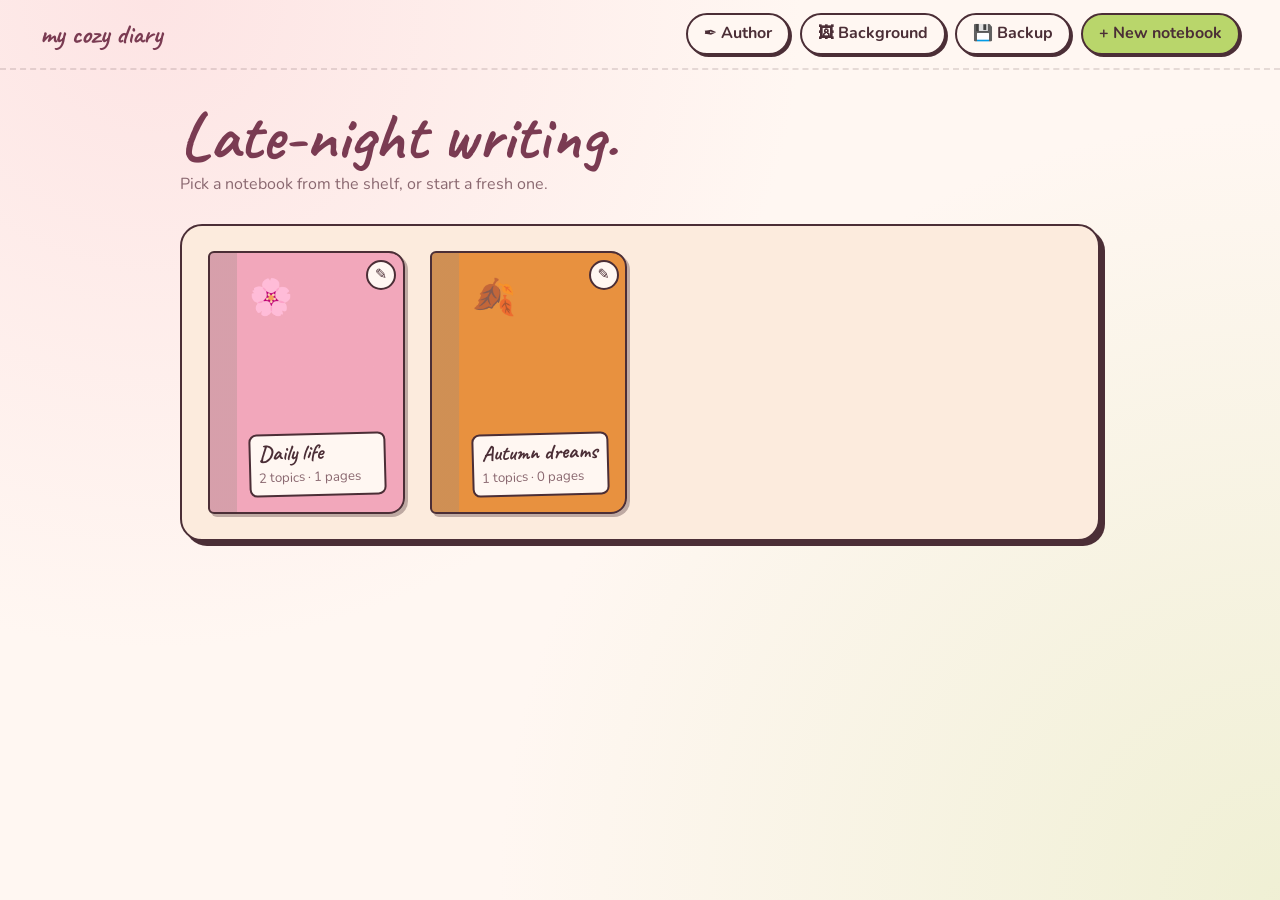
<file: index.html>
<!DOCTYPE html>
<html lang="en">
<head>
<meta charset="UTF-8">
<meta name="viewport" content="width=device-width, initial-scale=1">
<title>Halcyon-Diary</title>
<link rel="preconnect" href="https://fonts.googleapis.com">
<link href="https://fonts.googleapis.com/css2?family=Caveat:wght@500;700&family=Nunito:wght@400;600;700&display=swap" rel="stylesheet">
<link rel="stylesheet" href="art/base.css">
<link rel="stylesheet" href="art/shelf.css">
<link rel="stylesheet" href="art/background.css">
<link rel="icon" type="image/png" href="photo/one.png">
</head>
<body>
<div class="bg-layer" id="bgLayer" aria-hidden="true"></div>
<header class="top">
  <a class="brand" href="index.html">my cozy diary</a>
  <div class="actions">
    <a class="btn" href="author.html">✒ Author</a>
    <button class="btn" id="bgBtn">🖼 Background</button>
    <a class="btn" href="backup.html">💾 Backup</a>
    <button class="btn primary" id="newBook">+ New notebook</button>
  </div>
</header>
<main class="shelf-page">
  <section class="intro">
    <h1 id="hello">Good evening.</h1>
    <p>Pick a notebook from the shelf, or start a fresh one.</p>
  </section>
  <section id="shelf" class="shelf" aria-label="Notebooks"></section>
</main>
<script src="behavior/common.js"></script>
<script src="behavior/shelf.js"></script>
<script src="behavior/background.js"></script>
</body>
</html>
</file>
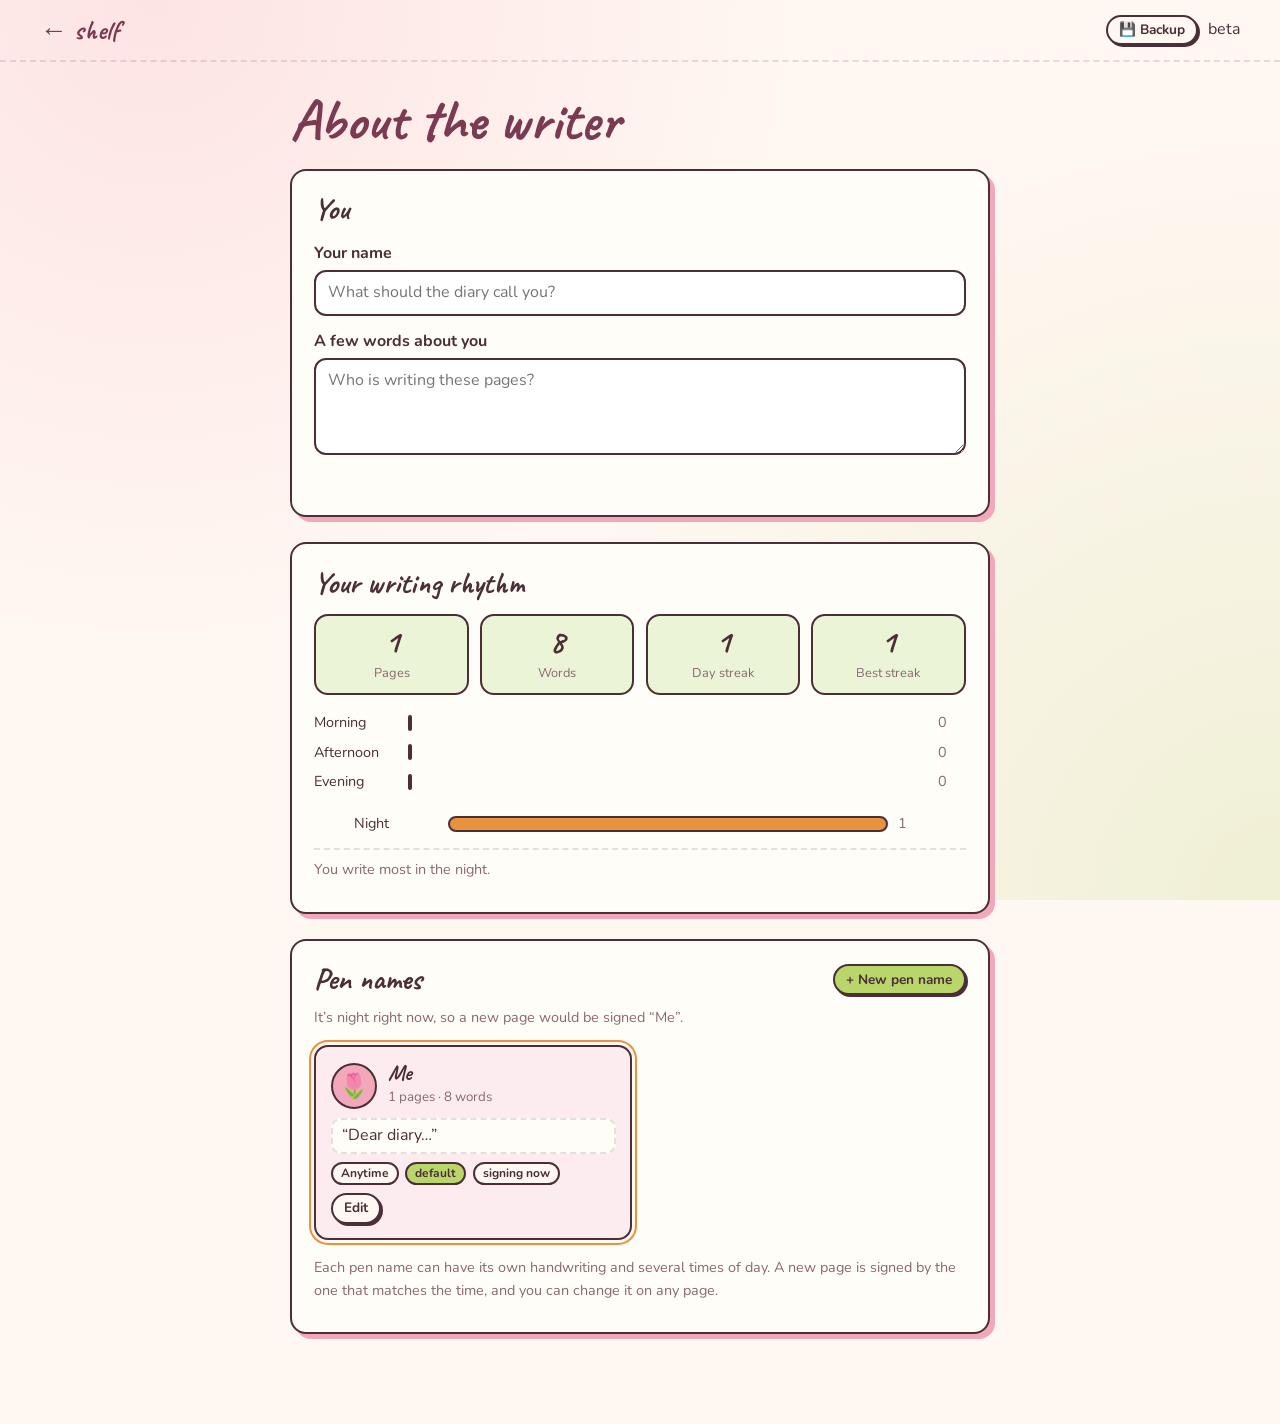
<file: author.html>
<!DOCTYPE html>
<html lang="en">
<head>
<meta charset="UTF-8">
<meta name="viewport" content="width=device-width, initial-scale=1">
<title>About the writer * Halcyon-Diary</title>
<link rel="preconnect" href="https://fonts.googleapis.com">
<link href="https://fonts.googleapis.com/css2?family=Caveat:wght@500;700&family=Dancing+Script:wght@500;700&family=Indie+Flower&family=Lora:wght@500;700&family=Nunito:wght@400;600;700&family=Patrick+Hand&family=Special+Elite&display=swap" rel="stylesheet">
<link rel="stylesheet" href="art/base.css">
<link rel="stylesheet" href="art/author.css">
<link rel="icon" type="image/png" href="photo/readings.png">
</head>
<body>
<header class="top">
  <a class="brand" href="index.html">← shelf</a>
  <div class="actions"><a class="btn small" href="backup.html">💾 Backup</a><span class="beta">beta</span></div>
</header>
<main class="page">
  <h1>About the writer</h1>

  <section class="card-box">
    <h2>You</h2>
    <label for="wName">Your name</label>
    <input type="text" id="wName" maxlength="40" placeholder="What should the diary call you?">
    <label for="wBio">A few words about you</label>
    <textarea id="wBio" rows="3" maxlength="300" placeholder="Who is writing these pages?"></textarea>
    <p class="saved" id="wSaved"></p>
  </section>

  <section class="card-box">
    <h2>Your writing rhythm</h2>
    <div class="stat-grid" id="stats"></div>
    <div class="bars" id="bars"></div>
    <p class="hint" id="barNote"></p>
  </section>

  <section class="card-box">
    <div class="row"><h2>Pen names</h2><button class="btn primary small" id="newAuthor">+ New pen name</button></div>
    <p class="hint" id="nowHint"></p>
    <ul id="authorList" class="authors"></ul>
    <p class="hint">Each pen name can have its own handwriting and several times of day. A new page is signed by the one that matches the time, and you can change it on any page.</p>
  </section>
</main>
<script src="behavior/common.js"></script>
<script src="behavior/author.js"></script>
</body>
</html>
</file>
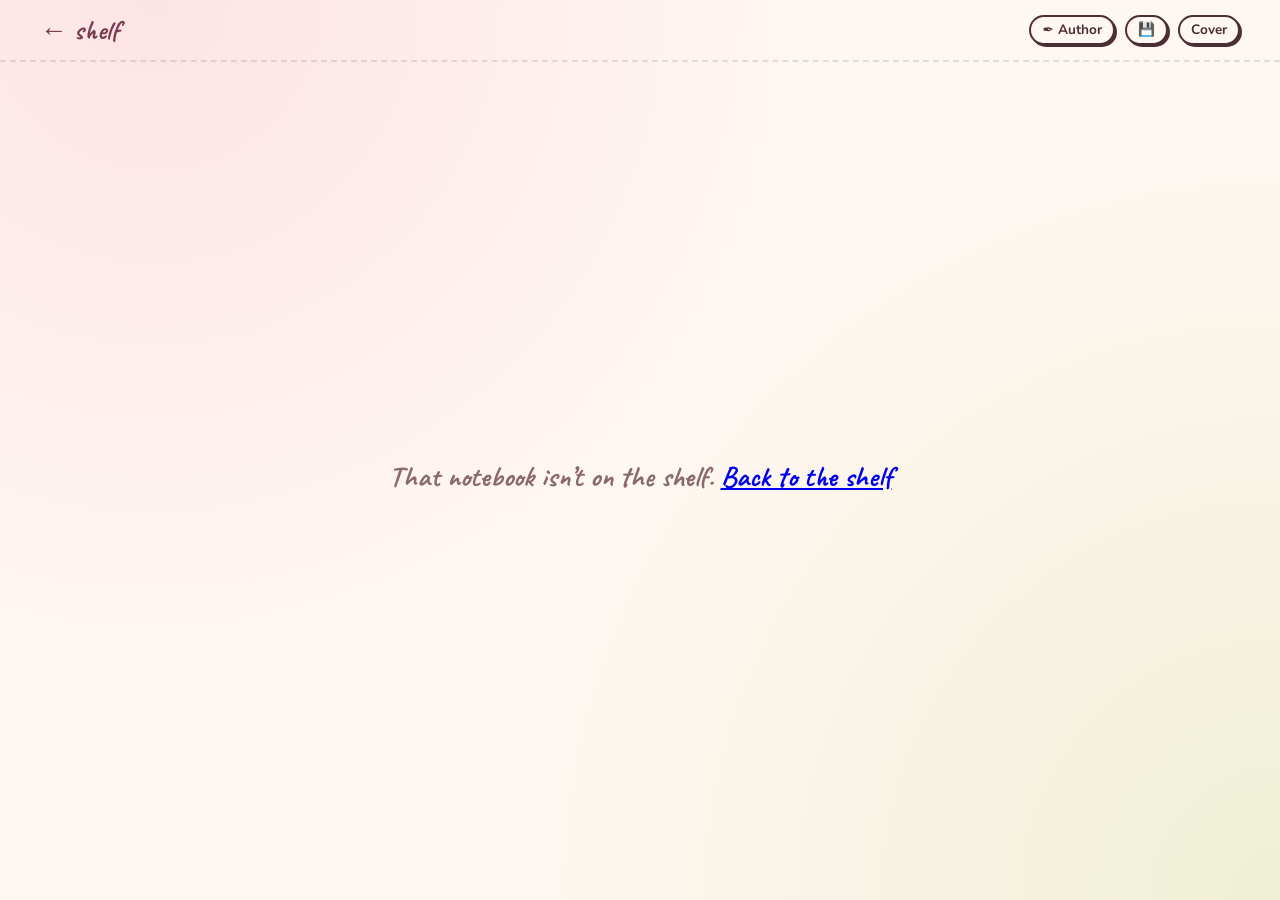
<file: notebook.html>
<!DOCTYPE html>
<html lang="en">
<head>
<meta charset="UTF-8">
<meta name="viewport" content="width=device-width, initial-scale=1">
<title>Halcyon-Diary Notebooky</title>
<link rel="preconnect" href="https://fonts.googleapis.com">
<link href="https://fonts.googleapis.com/css2?family=Caveat:wght@500;700&family=Dancing+Script:wght@500;700&family=Indie+Flower&family=Lora:wght@500;700&family=Nunito:wght@400;600;700&family=Patrick+Hand&family=Special+Elite&display=swap" rel="stylesheet">
<link rel="stylesheet" href="art/base.css">
<link rel="stylesheet" href="art/notebook.css">
<link rel="icon" type="image/png" href="photo/book.png">

</head>
<body>
<header class="top">
  <a class="brand" href="index.html">← shelf</a>
  <h1 class="nb-title" id="nbTitle"></h1>
  <div class="actions">
    <a class="btn small" href="author.html">✒ Author</a>
    <a class="btn small" href="backup.html" title="Backup &amp; storage">💾</a>
    <button class="btn small" id="editBook">Cover</button>
  </div>
</header>

<div class="layout" id="layout">
  <aside class="topics" aria-label="Topics">
    <div class="topics-head"><span>Topics</span><button class="btn small" id="newTopic">+ Topic</button></div>
    <ul id="topicList"></ul>
  </aside>

  <section class="entries" aria-label="Pages">
    <button class="btn primary block" id="newEntry">+ New page</button>
    <ul id="entryList"></ul>
  </section>

  <section class="editor" id="editor" aria-label="Page editor">
    <div class="paper" id="paper">
      <div class="paper-bar">
        <button class="btn small back" id="backToList">← Pages</button>
        <span class="date" id="entryDate"></span>
        <label class="by">✒ <select id="entryAuthor" aria-label="Written by"></select></label>
        <span class="saved" id="saved"></span>
        <button class="btn small danger" id="delEntry">Delete</button>
      </div>
      <input id="entryTitle" class="entry-title" placeholder="Title of this page" aria-label="Title">
      <textarea id="entryBody" class="entry-body" placeholder="Dear diary…" aria-label="Write here"></textarea>
    </div>
    <p class="empty" id="editorEmpty">Choose a page, or start a new one. 🍂</p>
  </section>
</div>
<script src="behavior/common.js"></script>
<script src="behavior/notebook.js"></script>
</body>
</html>
</file>
<file: art/base.css>
:root {
  --paper: #fff7f2;
  --blush: #fde4e4;
  --ink: #4b2e36;
  --ink-soft: #8a6870;
  --pink: #f2a7bb;
  --lime: #b9d66b;
  --orange: #e8913f;
  --plum: #7a3b52;
  --c: var(--pink);
  --line: color-mix(in srgb, var(--ink) 14%, transparent);
  --r: 16px;
  --display: 'Caveat', 'Segoe Print', cursive;
  --body: 'Nunito', system-ui, sans-serif;
}

* {
  box-sizing: border-box;
}

html,
body {
  height: 100%;
}

body {
  margin: 0;
  font: 400 16px/1.6 var(--body);
  color: var(--ink);
  background:
    radial-gradient(circle at 12% 0%, var(--blush), transparent 45%),
    radial-gradient(circle at 100% 100%, color-mix(in srgb, var(--lime) 22%, var(--paper)), transparent 50%),
    var(--paper);
  background-attachment: fixed;
}

ul {
  list-style: none;
  margin: 0;
  padding: 0;
}

button,
input,
textarea,
select {
  font: inherit;
  color: inherit;
}

:focus-visible {
  outline: 3px solid var(--orange);
  outline-offset: 2px;
}

.top {
  display: flex;
  align-items: center;
  gap: 1rem;
  justify-content: space-between;
  padding: .8rem clamp(1rem, 4vw, 2.5rem);
  border-bottom: 2px dashed var(--line);
}

.top .actions {
  display: flex;
  gap: .6rem;
  align-items: center;
}

.brand {
  font: 700 1.7rem var(--display);
  color: var(--plum);
  text-decoration: none;
}

.btn {
  display: inline-block;
  border: 2px solid var(--ink);
  background: var(--paper);
  border-radius: 999px;
  padding: .4rem 1rem;
  cursor: pointer;
  font-weight: 700;
  color: inherit;
  text-decoration: none;
  box-shadow: 2px 2px 0 var(--ink);
  transition: transform .12s, box-shadow .12s;
}

.btn:hover {
  transform: translate(-1px, -1px);
  box-shadow: 3px 3px 0 var(--ink);
}

.btn:active {
  transform: translate(2px, 2px);
  box-shadow: 0 0 0 var(--ink);
}

.btn.primary {
  background: var(--lime);
}

.btn.danger {
  background: var(--blush);
}

.btn.small {
  padding: .15rem .7rem;
  font-size: .85rem;
}

.btn.block {
  width: 100%;
}

.btn:disabled {
  opacity: .4;
  pointer-events: none;
}

dialog {
  border: 2px solid var(--ink);
  border-radius: var(--r);
  background: var(--paper);
  color: var(--ink);
  padding: 1.4rem;
  width: min(92vw, 400px);
  box-shadow: 6px 6px 0 var(--ink);
}

dialog::backdrop {
  background: rgba(75, 46, 54, .45);
}

dialog h2 {
  font: 700 1.8rem var(--display);
  margin: 0 0 .6rem;
}

dialog label,
.card-box label {
  display: block;
  font-weight: 700;
  margin: .8rem 0 .25rem;
}

dialog input[type=text],
dialog select,
.card-box input[type=text],
.card-box textarea {
  width: 100%;
  padding: .5rem .7rem;
  border: 2px solid var(--ink);
  border-radius: 12px;
  background: #fff;
}

.swatches {
  display: flex;
  flex-wrap: wrap;
  gap: .45rem;
  align-items: center;
}

.swatch {
  width: 30px;
  height: 30px;
  border-radius: 50%;
  border: 2px solid var(--ink);
  background: var(--s);
  cursor: pointer;
  padding: 0;
}

.swatch[aria-pressed=true] {
  box-shadow: 0 0 0 3px var(--paper), 0 0 0 5px var(--ink);
  transform: scale(1.1);
}

.picker {
  display: flex;
  align-items: center;
  gap: .6rem;
  margin-top: .7rem;
  font-weight: 600;
}

.picker input {
  width: 46px;
  height: 34px;
  padding: 0;
  border: 2px solid var(--ink);
  border-radius: 10px;
  background: #fff;
  cursor: pointer;
}

.picker output {
  font-size: .85rem;
  color: var(--ink-soft);
}

.dlg-actions {
  display: flex;
  gap: .6rem;
  justify-content: flex-end;
  margin-top: 1.2rem;
}

.dlg-actions .left {
  margin-right: auto;
}

@media (prefers-reduced-motion: reduce) {
  * {
    transition: none !important;
  }
}

.page {
  max-width: 780px;
  margin: 0 auto;
  padding: 1.5rem clamp(1rem, 4vw, 2.5rem) 4rem;
}

.card-box {
  background: #fffdf8;
  border: 2px solid var(--ink);
  border-radius: var(--r);
  padding: 1.2rem 1.4rem 1.4rem;
  margin-bottom: 1.6rem;
  box-shadow: 5px 5px 0 var(--pink);
}

.card-box h2 {
  font: 700 1.9rem var(--display);
  margin: 0;
}

.card-box .row {
  display: flex;
  align-items: center;
  justify-content: space-between;
  gap: 1rem;
}

.card-box textarea {
  resize: vertical;
}

.btn-row {
  display: flex;
  gap: .7rem;
  flex-wrap: wrap;
  margin: .8rem 0;
}

.hint {
  color: var(--ink-soft);
  font-size: .9rem;
  margin: .5rem 0;
}

.saved {
  color: var(--plum);
  font-weight: 700;
  min-height: 1.4em;
  margin: .4rem 0 0;
}

.slots {
  display: grid;
  grid-template-columns: 1fr 1fr;
  gap: .1rem .8rem;
}

.chk {
  display: flex;
  align-items: center;
  gap: .4rem;
  font-weight: 600;
  margin: .2rem 0;
}

.chk small {
  color: var(--ink-soft);
  font-weight: 400;
}

.dhint {
  margin: .2rem 0 0;
  font-size: .82rem;
  color: var(--ink-soft);
}

.font-prev {
  margin: .4rem 0 0;
  padding: .3rem .7rem;
  background: #fff;
  border: 2px dashed var(--line);
  border-radius: 10px;
}
</file>
<file: art/shelf.css>
.shelf-page {
  max-width: 1000px;
  margin: 0 auto;
  padding: 1.5rem clamp(1rem, 4vw, 2.5rem) 4rem;
}

.intro h1 {
  font: 700 clamp(2.6rem, 8vw, 4.2rem)/1 var(--display);
  margin: .5rem 0 .2rem;
  color: var(--plum);
}

.intro p {
  margin: 0 0 1.6rem;
  color: var(--ink-soft);
}

.shelf {
  display: grid;
  grid-template-columns: repeat(auto-fill, minmax(170px, 1fr));
  gap: 1.6rem;
  padding: 1.6rem;
  border: 2px solid var(--ink);
  border-radius: 22px;
  box-shadow: 5px 5px 0 var(--ink);
  background: color-mix(in srgb, var(--orange) 12%, var(--paper));
}

.book {
  position: relative;
  aspect-ratio: 3/4;
  border: 2px solid var(--ink);
  border-radius: 6px 16px 16px 6px;
  background: linear-gradient(90deg, color-mix(in srgb, var(--c) 70%, #000 12%) 0 14%, var(--c) 14%);
  box-shadow: 3px 3px 0 color-mix(in srgb, var(--ink) 35%, transparent);
  transition: transform .15s;
}

.book:hover {
  transform: rotate(-2deg) translateY(-4px);
}

.book .open {
  position: absolute;
  inset: 0;
  display: flex;
  flex-direction: column;
  justify-content: space-between;
  padding: 1rem 1rem 1rem calc(14% + .8rem);
  color: inherit;
  text-decoration: none;
  border-radius: inherit;
}

.book .emoji {
  font-size: 2.2rem;
}

.book .label {
  background: var(--paper);
  border: 2px solid var(--ink);
  border-radius: 8px;
  padding: .3rem .5rem;
  transform: rotate(-1.5deg);
}

.book .label b {
  display: block;
  font: 700 1.35rem/1.1 var(--display);
}

.book .label small {
  color: var(--ink-soft);
}

.book .gear {
  position: absolute;
  top: .4rem;
  right: .4rem;
  z-index: 1;
  border: 2px solid var(--ink);
  background: var(--paper);
  border-radius: 50%;
  width: 30px;
  height: 30px;
  cursor: pointer;
  font-size: .9rem;
}

.empty-shelf {
  grid-column: 1/-1;
  text-align: center;
  color: var(--ink-soft);
  margin: 1rem 0;
}
</file>
<file: art/background.css>
.bg-layer {
  position: fixed;
  inset: 0;
  z-index: -1;
  background-position: center;
  background-repeat: no-repeat;
  background-size: cover;
  pointer-events: none;
}

.has-bg .bg-layer::after {
  content: "";
  position: absolute;
  inset: 0;
  background: linear-gradient(to bottom, rgba(255, 247, 242, .6), rgba(255, 247, 242, .3));
}

.has-bg .top {
  background: rgba(255, 247, 242, .65);
  backdrop-filter: blur(6px);
}

.bg-dialog {
  width: min(92vw, 460px);
}

.bg-preview {
  display: grid;
  place-items: center;
  aspect-ratio: 16 / 9;
  overflow: hidden;
  border: 2px solid var(--ink);
  border-radius: 12px;
  background: #fff center / cover no-repeat;
  color: var(--ink-soft);
}

.bg-preview.filled span {
  display: none;
}
</file>
<file: art/author.css>
.page h1 {
  font: 700 clamp(2.4rem, 7vw, 3.6rem)/1 var(--display);
  color: var(--plum);
  margin: .4rem 0 1.2rem;
}

.authors {
  display: grid;
  grid-template-columns: repeat(auto-fill, minmax(230px, 1fr));
  gap: 1rem;
  margin: 1rem 0;
}

.pen {
  display: flex;
  flex-direction: column;
  gap: .5rem;
  padding: .9rem;
  border: 2px solid var(--ink);
  border-radius: 14px;
  background: color-mix(in srgb, var(--c) 22%, #fff);
}

.pen.now {
  box-shadow: 0 0 0 3px var(--paper), 0 0 0 5px var(--orange);
}

.pen-head {
  display: flex;
  gap: .7rem;
  align-items: center;
}

.avatar {
  width: 46px;
  height: 46px;
  border-radius: 50%;
  border: 2px solid var(--ink);
  background: var(--c);
  display: grid;
  place-items: center;
  font-size: 1.5rem;
  flex: none;
}

.pen b {
  font: 700 1.4rem/1 var(--display);
  display: block;
}

.pen small {
  color: var(--ink-soft);
}

.sample {
  margin: 0;
  padding: .2rem .6rem;
  background: #fffdf8;
  border-radius: 10px;
  border: 2px dashed var(--line);
}

.tags {
  display: flex;
  gap: .4rem;
  flex-wrap: wrap;
}

.tag {
  border: 2px solid var(--ink);
  border-radius: 999px;
  background: var(--paper);
  font-size: .75rem;
  font-weight: 700;
  padding: 0 .5rem;
}

.tag.def {
  background: var(--lime);
}

.pen-actions {
  display: flex;
  gap: .4rem;
  margin-top: auto;
}

.stat-grid {
  display: grid;
  grid-template-columns: repeat(auto-fit, minmax(120px, 1fr));
  gap: .7rem;
  margin: .8rem 0;
}

.stat {
  border: 2px solid var(--ink);
  border-radius: 14px;
  background: color-mix(in srgb, var(--lime) 28%, #fff);
  padding: .5rem .8rem;
  text-align: center;
}

.stat b {
  display: block;
  font: 700 2rem/1.1 var(--display);
}

.stat span {
  font-size: .8rem;
  color: var(--ink-soft);
}

.bars {
  display: grid;
  gap: .4rem;
  margin-top: 1rem;
}

.bar {
  display: grid;
  grid-template-columns: 84px 1fr 28px;
  align-items: center;
  gap: .6rem;
  font-size: .9rem;
}

.bar i {
  display: block;
  height: 16px;
  min-width: 4px;
  border: 2px solid var(--ink);
  border-radius: 999px;
  background: var(--pink);
}

.bar.top i {
  background: var(--orange);
}

.bar em {
  font-style: normal;
  color: var(--ink-soft);
}
</file>
<file: art/notebook.css>
body {
  display: flex;
  flex-direction: column;
}

.nb-title {
  font: 700 clamp(1.5rem, 4vw, 2.3rem)/1 var(--display);
  margin: 0;
  text-align: center;
  border-bottom: 6px solid var(--c);
  padding-bottom: 2px;
}

.layout {
  flex: 1;
  min-height: 0;
  display: grid;
  grid-template-columns: 230px 290px 1fr;
  gap: 1rem;
  padding: 1rem clamp(.8rem, 3vw, 2rem) 1.5rem;
}

.topics,
.entries,
.editor {
  min-height: 0;
  overflow: auto;
}

.empty-note {
  color: var(--ink-soft);
  padding: .4rem .2rem;
}

.topics-head {
  display: flex;
  justify-content: space-between;
  align-items: center;
  font: 700 1.5rem var(--display);
  margin-bottom: .5rem;
}

.topic {
  display: flex;
  align-items: center;
  gap: .5rem;
  padding: .45rem .7rem;
  margin-bottom: .4rem;
  border: 2px solid transparent;
  border-radius: 12px;
  cursor: pointer;
}

.topic i {
  width: 14px;
  height: 14px;
  border-radius: 50%;
  background: var(--c);
  border: 2px solid var(--ink);
  flex: none;
}

.topic span {
  flex: 1;
  overflow: hidden;
  text-overflow: ellipsis;
  white-space: nowrap;
  font-weight: 600;
}

.topic .edit {
  opacity: .55;
  border: 0;
  background: none;
  cursor: pointer;
}

.topic.on {
  background: color-mix(in srgb, var(--c) 35%, var(--paper));
  border-color: var(--ink);
}

.entries ul {
  margin-top: .8rem;
}

.entry {
  display: block;
  width: 100%;
  text-align: left;
  cursor: pointer;
  margin-bottom: .6rem;
  padding: .7rem .9rem;
  background: #fff;
  border: 2px solid var(--ink);
  border-left: 10px solid var(--c);
  border-radius: 6px 14px 14px 6px;
}

.entry b {
  display: block;
  font: 700 1.25rem/1.15 var(--display);
}

.entry small {
  color: var(--ink-soft);
}

.entry p {
  margin: .2rem 0 0;
  font-size: .88rem;
  color: var(--ink-soft);
  display: -webkit-box;
  -webkit-line-clamp: 2;
  -webkit-box-orient: vertical;
  overflow: hidden;
}

.entry.on {
  background: color-mix(in srgb, var(--c) 22%, #fff);
  transform: rotate(-.6deg);
}

.editor {
  display: flex;
}

.paper {
  flex: 1;
  display: flex;
  flex-direction: column;
  min-height: 420px;
  padding: 1rem 1.4rem 1.4rem;
  background: #fffdf8;
  border: 2px solid var(--ink);
  border-radius: var(--r);
  box-shadow: 6px 6px 0 var(--c);
  border-top: 14px solid var(--c);
}

.paper-bar {
  display: flex;
  align-items: center;
  flex-wrap: wrap;
  gap: .6rem;
  font-size: .9rem;
  color: var(--ink-soft);
}

.paper-bar .saved {
  margin-left: auto;
  color: var(--plum);
  font-weight: 700;
}

.by select {
  border: 2px solid var(--ink);
  border-radius: 999px;
  background: #fff;
  padding: .1rem .5rem;
  font-size: .85rem;
  max-width: 150px;
}

.entry-title {
  border: 0;
  background: none;
  font: 700 clamp(1.8rem, 4vw, 2.6rem)/1.1 var(--display);
  padding: .6rem 0 .2rem;
  width: 100%;
}

.entry-body {
  flex: 1;
  resize: none;
  border: 0;
  background: repeating-linear-gradient(transparent 0 31px, var(--line) 31px 32px);
  line-height: 32px;
  font-size: 1.05rem;
  font-family: var(--body);
  padding: 0;
  min-height: 280px;
}

.empty {
  margin: auto;
  font: 700 1.8rem var(--display);
  color: var(--ink-soft);
  text-align: center;
}

.editor:not(.has) .paper {
  display: none;
}

.editor.has .empty {
  display: none;
}

.back {
  display: none;
}

@media (max-width: 900px) {
  .layout {
    grid-template-columns: 1fr 1fr;
  }

  .topics {
    grid-column: 1/-1;
  }

  .topics ul {
    display: flex;
    gap: .4rem;
    overflow-x: auto;
    padding-bottom: .4rem;
  }

  .topic {
    flex: none;
  }

  .editor {
    grid-column: 1/-1;
  }
}

@media (max-width: 640px) {
  body {
    height: auto;
  }

  .layout {
    display: block;
  }

  .topics {
    overflow: visible;
    margin-bottom: .8rem;
  }

  .editor {
    display: none;
  }

  .layout.editing .entries {
    display: none;
  }

  .layout.editing .editor {
    display: flex;
  }

  .back {
    display: inline-block;
  }

  .top .brand {
    font-size: 1.3rem;
  }

  .nb-title {
    font-size: 1.3rem;
  }
}

.entry-title {
  font-family: var(--hand, var(--display));
}

.entry-body {
  font-family: var(--hand, var(--body));
  font-size: var(--hand-size, 1.05rem);
}
</file>
